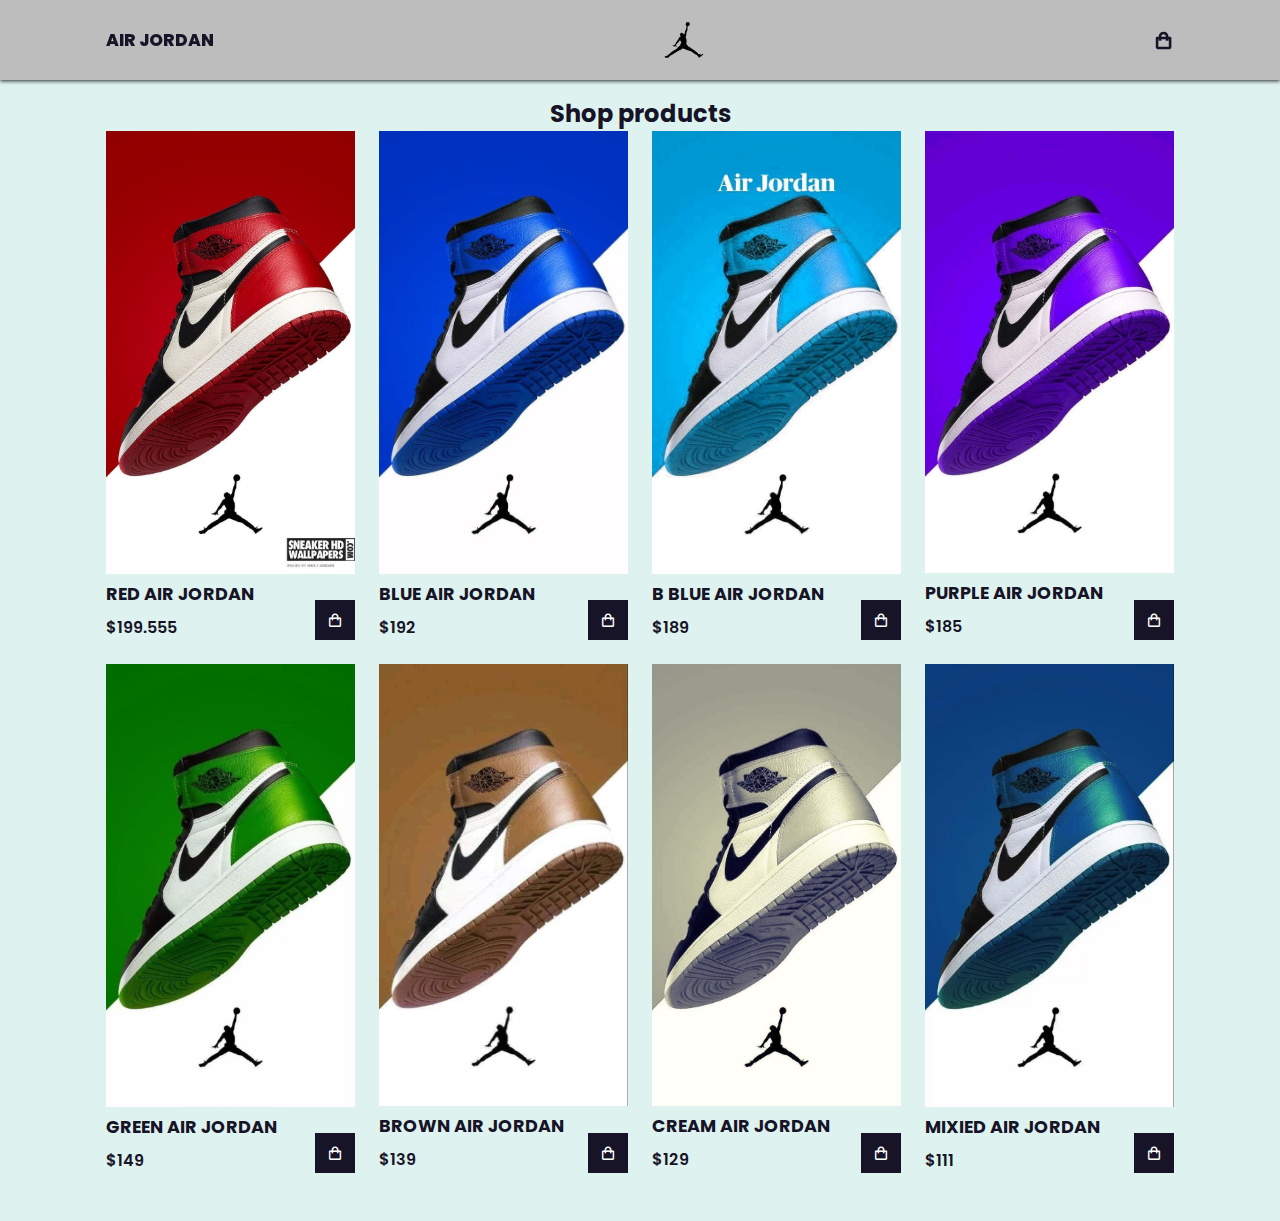
<file: AIR JORDAN STORE/index.html>
<!DOCTYPE html>
<html lang="en">
<head>
    <meta charset="UTF-8">
    <meta name="viewport" content="width=device-width, initial-scale=1.0">
    <link rel="stylesheet" href="style.css">
    <title>AIR JORDAN STORE</title>
    <link href='https://unpkg.com/boxicons@2.1.4/css/boxicons.min.css' rel='stylesheet'>
</head>
<body>
    <!--Header-->
    <header>
        <!--Nav-->
        <div class="nav container">
            <a href="#" class="air">AIR JORDAN</a>
            <img src="logo1.png" alt="">
            <!--cart-->
            <i class='bx bx-shopping-bag' id="cart-icon" ></i>
            <div class="cart">
                <h2 class="cart-title">Your Cart</h2>
                <div class="cart-content">
                    
                </div>
                <div class="total">
                    <div class="total-title">Total</div>
                    <div class="total-price">0$</div>
                </div>
                <!-- buy button-->
                <button type="button" class="btn-buy">Buy Now</button>
                <!--cart close-->
                <i class='bx bx-x' id="close-cart" ></i>
            </div>
        </div>
    </header>
    <section class="shop container">
        <h2 class="section-title">Shop products</h2>
        <div class="shop-content">
            <div class="product-box">
                <img src="red.jpeg" alt="" class="product_img">
                <h2 class="product-title">RED AIR JORDAN</h2>
                <span class="price">$199.555</span>
                <i class='bx bx-shopping-bag add-cart' ></i>
            </div>
            <div class="product-box">
                <img src="blue.png" alt="" class="product_img">
                <h2 class="product-title">BLUE AIR JORDAN</h2>
                <span class="price">$192</span>
                <i class='bx bx-shopping-bag add-cart' ></i>
            </div>
            <div class="product-box">
                <img src="baby blue.jpeg" alt="" class="product_img">
                <h2 class="product-title">B BLUE AIR JORDAN</h2>
                <span class="price">$189</span>
                <i class='bx bx-shopping-bag add-cart' ></i>
            </div>
            <div class="product-box">
                <img src="purple.jpeg" alt="" class="product_img">
                <h2 class="product-title">PURPLE AIR JORDAN</h2>
                <span class="price">$185</span>
                <i class='bx bx-shopping-bag add-cart' ></i>
            </div>
            <div class="product-box">
                <img src="green.jpeg" alt="" class="product_img">
                <h2 class="product-title">GREEN AIR JORDAN</h2>
                <span class="price">$149</span>
                <i class='bx bx-shopping-bag add-cart' ></i>
            </div>
            <div class="product-box">
                <img src="brown.jpeg" alt="" class="product_img">
                <h2 class="product-title">BROWN AIR JORDAN</h2>
                <span class="price">$139</span>
                <i class='bx bx-shopping-bag add-cart' ></i>
            </div>
            <div class="product-box">
                <img src="cream.jpeg" alt="" class="product_img">
                <h2 class="product-title">CREAM AIR JORDAN</h2>
                <span class="price">$129</span>
                <i class='bx bx-shopping-bag add-cart' ></i>
            </div>
            <div class="product-box">
                <img src="mixied.jpeg" alt="" class="product_img">
                <h2 class="product-title">MIXIED AIR JORDAN</h2>
                <span class="price">$111</span>
                <i class='bx bx-shopping-bag add-cart' ></i>
            </div>
        </div>
    </section>
    
    <script src="script.js"></script>
</body>
</html>
</file>
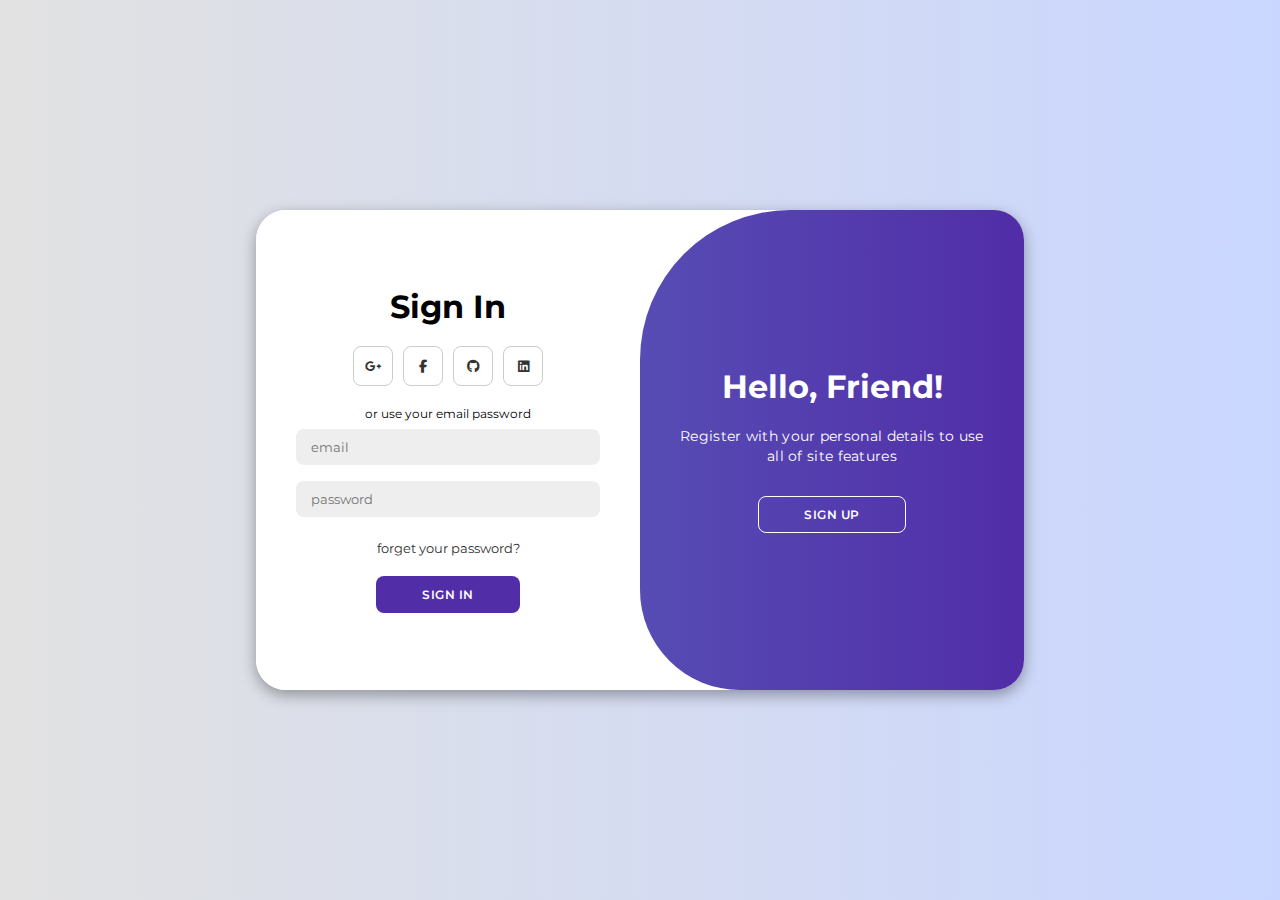
<file: login/index.html>
<!DOCTYPE html>
<html lang="en">
<head>
    <meta charset="UTF-8">
    <meta name="viewport" content="width=device-width, initial-scale=1.0">
    <link rel="stylesheet" href="https://cdnjs.cloudflare.com/ajax/libs/font-awesome/6.6.0/css/all.min.css">
    <link rel="stylesheet" href="style.css">
    <title>Modern Login page</title>
</head>
<body>
    <div class="container" id="container">
        <div class="form-container sign-up">
            <form>
                <h1>Create Account</h1>
                <div class="social-icons">
                    <a href="#" class="icon"><i 
                    class="fa-brands
                    fa-google-plus-g"></i></a>
                    <a href="#" class="icon"><i 
                    class="fa-brands
                    fa-facebook-f"></i></a>
                    <a href="#" class="icon"><i 
                    class="fa-brands
                    fa-github"></i></a>
                    <a href="#" class="icon"><i 
                    class="fa-brands
                    fa-linkedin"></i></a>
                </div>
                <span>or use your email for registeration</span>
                <input type="text" placeholder="Name">
                <input type="email" placeholder="email">
                <input type="password" placeholder="password">
                <button>Sign Up</button>
            </form>
        </div>
        <div class="form-container sign-in">
            <form>
                <h1>Sign In</h1>
                <div class="social-icons">
                    <a href="google" class="icon"><i 
                    class="fa-brands
                    fa-google-plus-g"></i></a>
                    <a href="#" class="icon"><i 
                    class="fa-brands
                    fa-facebook-f"></i></a>
                    <a href="#" class="icon"><i 
                    class="fa-brands
                    fa-github"></i></a>
                    <a href="#" class="icon"><i 
                    class="fa-brands
                    fa-linkedin"></i></a>
                </div>
                <span>or use your email password</span>
                <input type="email" placeholder="email">
                <input type="password" placeholder="password">
                <a href="#">forget your password?</a>
                <button>Sign In</button>
            </form>
        </div>
        <div class="toggle-container">
            <div class="toggle">
                <div class="toggle-panel toggle-left">
                  <h1>Welcome Back!</h1>
                  <p>Enter your personal details to use all of site features</p>
                  <button class="hidden" id="login">Sign In</button>  
                </div>
                <div class="toggle-panel toggle-right">
                    <h1>Hello, Friend!</h1>
                    <p>Register with your personal details to use all of site features</p>
                    <button class="hidden" id="register">Sign up</button>  
                </div>
            </div>
        </div>   
    </div>
      


    <script src="script.js"></script>
</body>
</html>
</file>
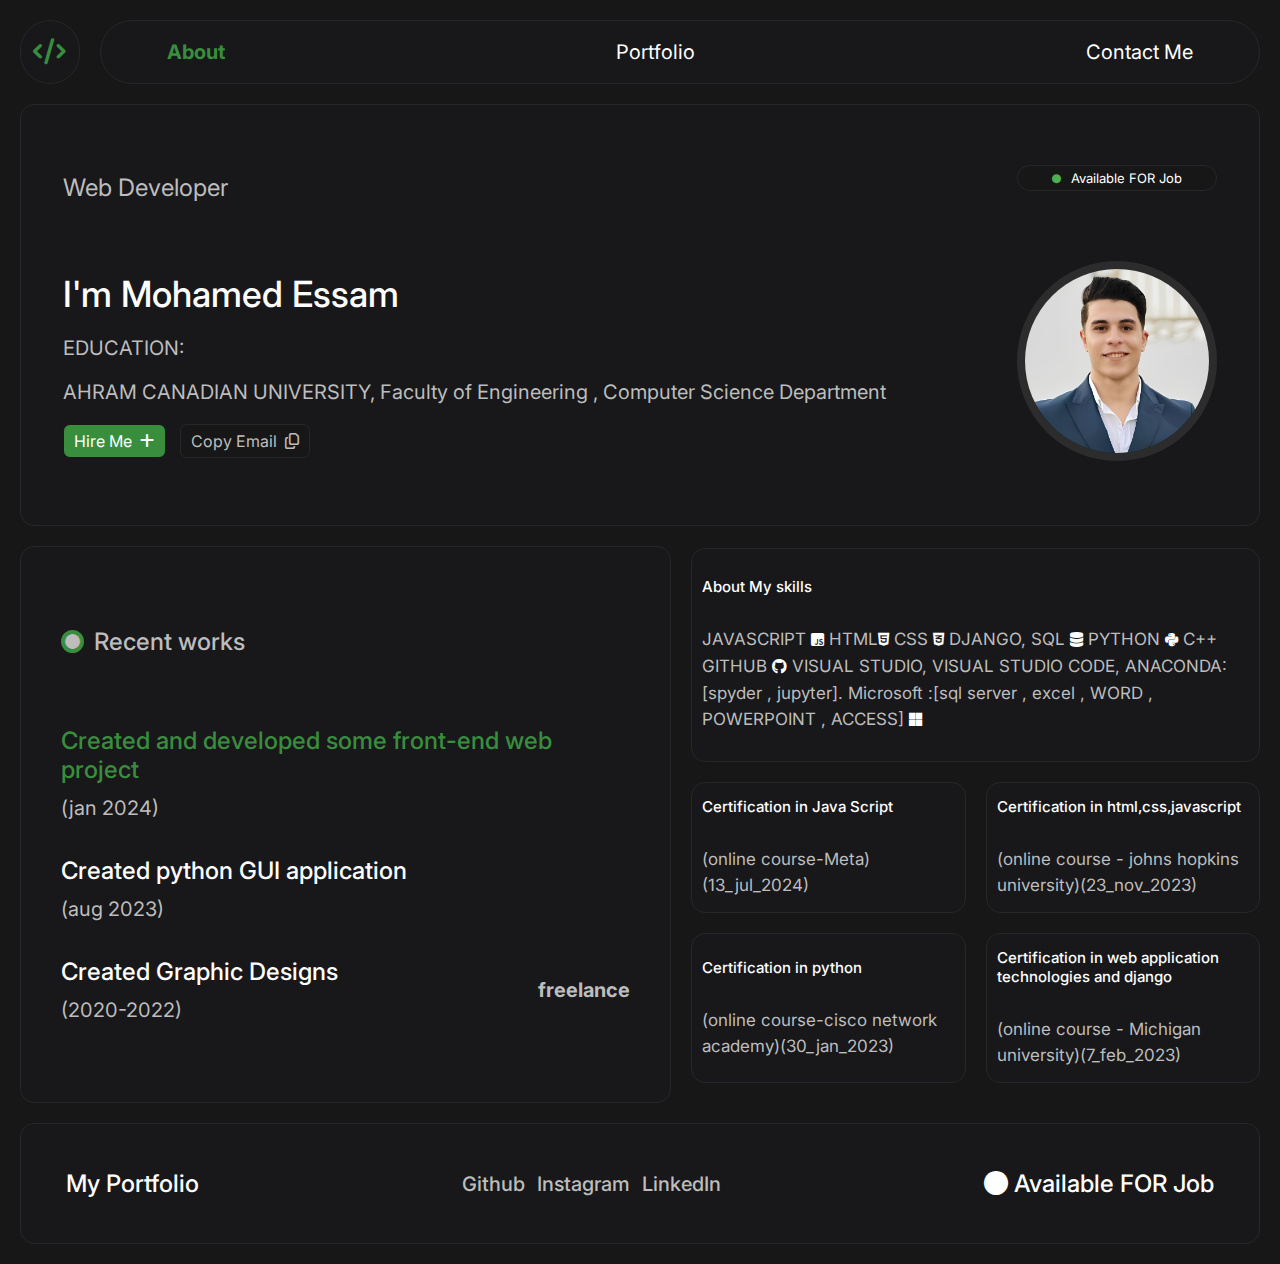
<file: portfolio/index.html>
<!DOCTYPE html>
<html lang="en">
<head>
    <meta charset="UTF-8">
    <meta name="viewport" content="width=device-width, initial-scale=1.0">
    <link rel="stylesheet" href="https://cdnjs.cloudflare.com/ajax/libs/font-awesome/6.6.0/css/all.min.css">
    <link rel="stylesheet" href="style.css">
    <title>moo portfolio</title>
</head>
<body>

    <nav>
        <div class="logo">
            <i class="fa-solid fa-code"></i>
        </div>
        <div class="links">
            <a href="#" class="active">About</a>
            <a href="#" >Portfolio</a>
            <a href="#" >Contact Me</a>
        </div>
    </nav>
    <div class="about">
        <div class="left">
            <h3>Web Developer</h3>
            <div class="info">
                <h2>I'm Mohamed Essam</h2>
                <p>EDUCATION:</p>
                <p>AHRAM CANADIAN UNIVERSITY, Faculty of Engineering ,
                    Computer Science Department
                     
                    </p>
                <div class="buttons">
                    <button class="hire">Hire Me
                        <i class="fa-solid fa-plus"></i>
                    </button>
                    <button class="copy">Copy Email
                        <i class="fa-regular fa-copy"></i>
                    </button>
                </div>
            </div>
        </div>
        <div class="right">
            <a href="#" class="online">
                <i class="fa-solid fa-circle"></i>
                Available FOR Job</a>
                <img src="MOOO.png" >
        </div>
    </div>
    <div class="works">
        <div class="left">
            <h3><i class="fa-solid fa-circle"></i>Recent works</h3>
            <div class="works-list">
                <div class="item">
                    <div class="work-info">
                        <h5 class="active">Created and developed some front-end web project</h5>
                        <p>(jan 2024)</p>
                    </div>
                    
                </div>
                <div class="item">
                    <div class="work-info">
                        <h5>Created python GUI application</h5>
                        <p>(aug 2023)</p>
                    </div>
                    
                </div>
                <div class="item">
                    <div class="work-info">
                        <h5>Created Graphic Designs</h5>
                        <p>(2020-2022)</p>
                    </div>
                    <h4>freelance</h4q>
                </div>
            </div>
        </div>
        <div class="right">
            <div class="item">
                <a href="#">About My skills</a>
                <p>JAVASCRIPT <a href="#" class="js"><i class="fa-brands fa-square-js"></i></a> 
                    HTML<a href="h"><i class="fa-brands fa-html5"></i></a>
                    CSS <a href="h"><i class="fa-brands fa-css3-alt"></i></a>
                    DJANGO,
                    SQL <a href="data"><i class="fa-solid fa-database"></i></a>
                    PYTHON <a href="py"><i class="fa-brands fa-python"></i></a>
                    C++ 
                    GITHUB <a href="git"><i class="fa-brands fa-github"></i></a>
                    VISUAL STUDIO,
                    VISUAL STUDIO CODE,
                    ANACONDA:[spyder , jupyter].
                    Microsoft :[sql server , excel , WORD , POWERPOINT , ACCESS] <a href="micro"><i class="fa-brands fa-microsoft"></i></a>
                    </p>
            </div>
            <div class="item">
                <a href="https://www.coursera.org/account/accomplishments/verify/GYY9DTGB3CQ2">Certification in Java Script</a>
                <p>(online course-Meta)(13_jul_2024)</p>
            </div>
            <div class="item">
                <a href="https://www.coursera.org/account/accomplishments/verify/QDVQSWB2H5F8">Certification in html,css,javascript</a>
                <p>(online course - johns hopkins university)(23_nov_2023)</p>
            </div>
            <div class="item">
                <a href="http://127.0.0.1:3002/d:/projects/proo/index.html">Certification in python</a>
                <p>(online course-cisco network academy)(30_jan_2023)</p>
            </div>
            <div class="item">
                <a href="https://www.coursera.org/account/accomplishments/verify/L255MYDTS3FA">Certification in web application technologies and django </a>
                <p>(online course - Michigan university)(7_feb_2023)</p>
            </div>
        </div>
    </div>
    <footer>
        <a href="#">My Portfolio</a>
        <div class="socials">
            <a href="https://github.com/dashboard ">Github</a>
            <a href="#">Instagram</a>
            <a href="#">LinkedIn</a>
        </div>
        <a href="#" class="online">
            <i class="fa-solid fa-circle"></i>
            Available FOR Job</a>
    </footer>
    
</body>
</html>
</file>
<file: AIR JORDAN STORE/style.css>
@import url('https://fonts.googleapis.com/css2?family=Poppins:ital,wght@0,100;0,200;0,300;0,400;0,500;0,600;0,700;0,800;0,900;1,100;1,200;1,300;1,400;1,500;1,600;1,700;1,800;1,900&display=swap');

*{
    font-family: "Poppins", sans-serif;
    margin: 0;
    padding: 0;
    scroll-padding-top: 32px;
    scroll-behavior: smooth;
    box-sizing: border-box;
    list-style: none;
    text-decoration: none;
}

:root{
    --main-color:#fd4646;
    --text-color:#171427;
    --bg-color:#fff;
}
img{
    width: 100%;
}

body{
    background-color: #def3ef;
    color: var(--text-color);
}

.container{
    max-width: 1068px;
    margin: auto;
    width: 100%;

}

header{
    position: fixed;
    top: 0;
    left: 0;
    width: 100%;
    background-color: #bdbdbd;
    box-shadow: 0 1px 4px hsl(0, 4%,15%);
    z-index: 100;
}
header img{
    width:40px;
    height: 40px;
}
.nav{
    display: flex;
    align-items: center;
    justify-content: space-between;
    padding: 20px 0;
    
}


.air{
    font-size: 17px;
    color: var(--text-color);
    font-weight: 800;
}
#cart-icon{
    font-size: 20px;
    font-weight: 800;
    cursor: pointer;
}
.cart{
    position: fixed;
    top:0;
    right: -100%;
    width: 360px;
    min-height: 100vh;
    padding: 20px;
    background: var(--bg-color);
    box-shadow: -2px 0 4px hsl(0 4% 15% / 10%);
    transition: 0.3s;
}
.cart.active{
    right: 0;

}

.cart-title{
    text-align: center;
    font-size: 1.5rem;
    font-weight: 700;
    margin-top: 2rem;
}

.cart-box{
    display: grid;
    grid-template-columns: 32% 50% 18%;
    align-items:  center;
    gap: 1rem;
    margin-top: 1rem;
}
.cart-img{
    width: 100px;
    height: 100px;
    padding-left: 10px;
    object-fit: contain;
}
.detail-box{
    display: grid;
    row-gap: 0.5rem;
}

.cart-product-title{
    font-size: 1rem;
    font-weight: 500;
    text-transform: uppercase;
}

.cart-price{
    font-size: 1rem;
    font-weight: 500;
}
.cart-quantity{
    border:  2px solid var(--text-color);
    border-radius: 9px;
    outline-color: var(--main-color);
    width: 2.4rem;
    text-align: center;
    font-size: 1rem;
}

.cart-remove{
    font-size: 24px;
    color: var(--main-color);
    cursor: pointer;

}
.cart-remove:hover{
    font-size: 30px;
    transition: 0.2s;
}

.total{
    display: flex;
    justify-content: flex-end;
    margin-top: 1.5rem;
    border-top: 1px solid var(--text-color);

}

.total-title{
    font-size: 1rem;
    font-weight: 600;
}

.total-price{
    margin-left: 0.5rem;
}
section{ 
    padding: 4rem 0 3rem;
}

.btn-buy{
    
    display: flex;
    margin: 1.5rem auto 0 auto ;
    padding: 12px 20px;
    border: 3px solid var(--text-color);
    border-radius: 5px;
    background: var(--main-color);
    color: var(--bg-color);
    font-size: 1rem;
    font-weight: 600;
    cursor: pointer;
}
.btn-buy:hover{
    background: var(--text-color);
    border: 3px solid var(--main-color);
    border-radius: 8px;
    transition: 0.2s;
}

#close-cart{
    position:absolute;
    top: 1rem;
    right: 0.8rem;
    font-size: 2rem;
    color: var(--text-color);
    cursor: pointer;
}
.section-title{
    font-size: 1.5rem;
    font-weight: 700;
    text-align: center;
    margin: bottom 1.5rem;
}

.shop{
    margin-top: 2rem;
}
.shop-content{
    display: grid;
    grid-template-columns:repeat(auto-fit,minmax(220px,auto));
    gap: 1.5rem;
    
}
.product-box{
    position: relative;
}

.product-box:hover{
    padding: 10px;
    border: 1px solid var(--text-color);
    transition: 0.3s;
}
.product-img{
    
    width: 100%;
    height: auto;
    margin-bottom:0.5rem ;
    
}
.product-title{
    font-size: 1.1rem;
    font-weight: 700;
    text-transform: uppercase;
    margin-bottom: 0.5rem;
}
.price{
    font-weight: 600;

}

.add-cart{
    position: absolute;
    right: 0;
    bottom: 0;
    align-items: end;
    justify-content: end;
    background: var(--text-color);
    color: var(--bg-color);
    padding: 10px;
    border: 2px solid #171427;
    
    cursor: pointer;


}
.add-cart:hover{
    background: hsl(180, 14%, 73%);
}

/* Making Responsive*/
@media (max-width:1080px ){
    .nav {
        padding: 15px;
    }
    section {
        padding:3rem 0 2rem ;
       
    }
    .container{
        margin: 0 auto;
        width: 90%;
    }
    .shop {
        margin-top: 2rem !important;
    }
}

@media (max-width:480px ){
    .nav {
        padding: 11px;
    }
    .logo {
        padding:1rem ;
       
    }
    .cart{
        width: 320px;
    }

}

@media (max-width:360px ){
    .shop {
        margin-top: 1rem !important;
    }
    .cart{
        width: 280px;
    }

}
</file>
<file: login/style.css>
@import url('https://fonts.googleapis.com/css2?family=Montserrat:wght@300;400;500;600;700&display=swap');

*{
    margin: 0;
    padding: 0;
    box-sizing: border-box;
    font-family: 'Montserrat', sans-serif;
}

body{
    background-color: #c9d6ff;
    background: linear-gradient(to right, #e2e2e2, #c9d6ff);
    display: flex;
    align-items: center;
    justify-content: center;
    flex-direction: column;
    height: 100vh;
}

.container{
    background-color: #fff;
    border-radius: 30px;
    box-shadow: 0 5px 15px rgba(0, 0, 0, 0.35);
    position: relative;
    overflow: hidden;
    width: 768px;
    max-width: 100%;
    min-height: 480px;
}

.container p{
    font-size: 14px;
    line-height: 20px;
    letter-spacing: 0.3px;
    margin: 20px 0;
}

.container span{
    font-size: 12px;
}

.container a{
    color: #333;
    font-size: 13px;
    text-decoration: none;
    margin: 15px 0 10px;
}

.container button{
    background-color: #512da8;
    color: #fff;
    font-size: 12px;
    padding: 10px 45px;
    border: 1px solid transparent;
    border-radius: 8px;
    font-weight: 600;
    letter-spacing: 0.5px;
    text-transform: uppercase;
    margin-top: 10px;
    cursor: pointer;
}

.container button.hidden{
    background-color: transparent;
    border-color: #fff;
}

.container form{
    background-color: #fff;
    display: flex;
    align-items: center;
    justify-content: center;
    flex-direction: column;
    padding: 0 40px;
    height: 100%;
}

.container input{
    background-color: #eee;
    border: none;
    margin: 8px 0;
    padding: 10px 15px;
    font-size: 13px;
    border-radius: 8px;
    width: 100%;
    outline: none;
}

.form-container{
    position: absolute;
    top: 0;
    height: 100%;
    transition: all 0.6s ease-in-out;
}

.sign-in{
    left: 0;
    width: 50%;
    z-index: 2;
}

.container.active .sign-in{
    transform: translateX(100%);
}

.sign-up{
    left: 0;
    width: 50%;
    opacity: 0;
    z-index: 1;
}

.container.active .sign-up{
    transform: translateX(100%);
    opacity: 1;
    z-index: 5;
    animation: move 0.6s;
}

@keyframes move{
    0%, 49.99%{
        opacity: 0;
        z-index: 1;
    }
    50%, 100%{
        opacity: 1;
        z-index: 5;
    }
}

.social-icons{
    margin: 20px 0;
}

.social-icons a{
    border: 1px solid #ccc;
    border-radius: 20%;
    display: inline-flex;
    justify-content: center;
    align-items: center;
    margin: 0 3px;
    width: 40px;
    height: 40px;
}

.toggle-container{
    position: absolute;
    top: 0;
    left: 50%;
    width: 50%;
    height: 100%;
    overflow: hidden;
    transition: all 0.6s ease-in-out;
    border-radius: 150px 0 0 100px;
    z-index: 1000;
}

.container.active .toggle-container{
    transform: translateX(-100%);
    border-radius: 0 150px 100px 0;
}

.toggle{
    background-color: #512da8;
    height: 100%;
    background: linear-gradient(to right, #5c6bc0, #512da8);
    color: #fff;
    position: relative;
    left: -100%;
    height: 100%;
    width: 200%;
    transform: translateX(0);
    transition: all 0.6s ease-in-out;
}

.container.active .toggle{
    transform: translateX(50%);
}

.toggle-panel{
    position: absolute;
    width: 50%;
    height: 100%;
    display: flex;
    align-items: center;
    justify-content: center;
    flex-direction: column;
    padding: 0 30px;
    text-align: center;
    top: 0;
    transform: translateX(0);
    transition: all 0.6s ease-in-out;
}

.toggle-left{
    transform: translateX(-200%);
}

.container.active .toggle-left{
    transform: translateX(0);
}

.toggle-right{
    right: 0;
    transform: translateX(0);
}

.container.active .toggle-right{
    transform: translateX(200%);
}
</file>
<file: portfolio/style.css>
@import url('https://fonts.googleapis.com/css2?family=Inter:wght@100..900&family=Montserrat:ital,wght@0,100..900;1,100..900&display=swap');


*{
    margin: 0;
    padding: 0;
    text-decoration: none;
    box-sizing: border-box;
    font-family: "Inter",sans-seif;
}

a{
    text-decoration: none;
    color: #fff;
    transition: all 0.3s ease;
}

a:hover{
    color: #388e3c  !important;
}

body{
    background: #171717;
    padding: 20px;
    animation: fadeInAnimation ease 2s;
}
nav{
    display: flex;
    gap: 20px;
}

nav .logo{
    height: 64px;
    width: 64px;
    background: #18181b;
    border: 1px solid #27272a;
    border-radius: 48px;
    display: flex;
    align-items: center;
    justify-content: center;
    
}

nav .logo i{
    font-size: 26px;
    color: #388e3c;
}
nav .links{
    height: 64px;
    display: flex;
    align-items: center;
    justify-content: space-between;
    width: 100%;
    padding:0 66px ;
    background: #18181b;
    border: 1px solid #27272a;
    border-radius: 48px;
}

nav .links a{
    font-size: 20px;
}

nav .links a.active{
    font-weight: bold;
    color: #388e3c;

}
.about{
    display: flex;
    align-items: center;
    justify-content: space-between;
    padding:  60px 42px;
    background: #18181b;
    border-radius: 14px;
    border: 1px solid #27272a;
    margin-top: 20px;
}

.about .left h3{
    color: #bdbdbd;
    font-size: 24px;
    font-weight: 400;

}
.about .left .info{
    margin-top: 70px;
    display: flex;
    flex-direction: column;
    gap: 20px;
}

.about .left h2{
    color: #fff;
    font-size: 36px;
    font-weight: 500;
}

.about .left p{
    color: #bdbdbd;
    font-size: 20px;
}

.about .left .info .buttons{
    display: flex;
    gap: 14px;
}

.about .left .info .buttons button{
    font-size: 16px;
    padding: 6px 10px;
    border-radius: 7px;
    display: flex;
    align-items: center;
    gap: 8px;
    cursor: pointer;
    transition: all 0.3s ease;
}

.about .left .info .buttons button.hire{
    color: #fff;
    background: #388e3c;
    border: 1px solid #171717;
}

.about .left .info .buttons button.hire:hover{
    background: #4caf50;
}

.about .left .info .buttons button.copy{
    color: #bdbdbd;
    border: 1px solid #27272a;
    background: #171717;
}

.about .left .info .buttons button.copy:hover{
    background: #000;
}

.about .right a.online{
    display: flex;
    align-items: center;
    justify-content: center;
    gap: 10px;
    background: #171717;
    border: 1px solid #27272a;
    border-radius: 14px;
    padding: 4px 15px;
    font-size: 13px;
}
.about .right a.online i{
    color: #4caf50;
    font-size: 9px;
}
.about .right img{
    width: 200px;
    height: 200px;
    border: 8px solid #2c2c2c;
    border-radius: 50%;
    object-fit: cover;
    margin-top: 70px;
}

.works{
    display: flex;
    gap: 20px;
    margin-top: 20px;
}

.works .left{
    flex: 1;
    background: #18181b;
    padding:  80px 40px;
    border:  1px solid #27272a ;
    border-radius: 14px;
}
.works .left h3{
    color: #bdbdbd;
    font-weight: 500;
    display: flex;
    align-items: center;
    gap: 10px;
    font-size: 24px;
    
}


.works .left h4{
    font-size: 20px;
    color: #bdbdbd;
}

.works .left h3 i{
    font-size: 15px;
    border: 4px solid #388e3c;
    border-radius: 50%;
}

.works .left .works-list{
    margin-top: 70px;
    display:flex;
    flex-direction: column;
    gap: 36px;
}

.works .left .works-list .item{
    display: flex;
    align-items: center;
    justify-content: space-between;
}

.works .right{
    flex: 1;
}

.works .left .works-list .item .work-info h5{
    color: #fff;
    font-size: 24px;
    font-weight: 500;
}
.works .left .works-list .item .work-info h5:hover{
    color: #4caf50;
    transition: all 0.4s ease;

}
.works .left .works-list .item .work-info h5.active{
    color: #388e3c;
}

.works .left .works-list .item .work-info p{
    margin-top: 12px;
    color: #bdbdbd;
    font-size: 20px;
}
.works .left .works-list .item >p{
    font-size: 20px;
    color: #bdbdbd;
}
.works .right{
    flex: 1;
    display: grid;
    grid-template-columns: 1fr 1fr;
    grid-template-rows: 40% auto;
    gap: 20px;
    padding: 2px 0 20px;
    
}
.works .right .item:first-child{
    grid-column:span 2;
}
.right .item{
    display: flex;
    flex-direction: column;
    justify-content: center;
    background: #18181b;
    padding:  10px;
    border:  1px solid #27272a ;
    border-radius: 14px;
    gap: 30px;
    cursor: pointer;
    transition: all 0.3s ease;
}
.right .item:hover a{
    color: #388e3c;
}

 .right .item a{
    font-size: 15px;
    font-weight: 500;
}
.right .item > p{
    color: #bdbdbd;
    font-size: 17px;
    line-height:  26px;
}
.work .right .item:not(:first-child){
    gap: 14px;

}
.work .right .item:not(:first-child) a{
    font-size: 18px;
    
}
.work .right .item:not(:first-child) p{
    font-size: 15px;
    
}

footer{
    margin-top: 20px;
    display: flex;
    align-items: center;
    justify-content: space-between;
    background:#18181b;
    border: 1px solid #27272a;
    padding: 45px;
    border-radius: 14px;

}

footer > a{
    font-size: 24px;
    font-weight: 500;
}
footer .socials{
    display: flex;
    align-items: center;
    gap: 12px;
}
footer .socials a{
    font-size: 20px;
    font-weight: 500;
    color: #BDBDBD;
}

@keyframes fadeInAnimation {
    0% {
        opacity: 0;
    }
    100% {
        opacity: 1;
    }
}

@media screen and (max-width: 1220px) {
    
    .about{
        padding: 60px 30px;
    }

    .works{
        flex-direction: column;
    }

    .works .left,
    .works .right .item,
    footer{
        padding: 40px 30px;
    }

    .works .right{
        grid-template-rows: auto auto;
    }

}

@media screen and (max-width: 992px) {
    nav .links{
        padding: 0 40px;
    }

    footer > a{
        font-size: 20px;
    }

    footer .socials a{
        font-size: 16px;
    }

}

@media screen and (max-width: 768px) {
    
    nav .links a{
        font-size: 16px;
    }

    .about{
        flex-direction: column-reverse;
        gap: 20px;
        padding: 30px;
    }

    .about .left .info{
        margin-top: 30px;
    }

    .about .right img{
        margin-top: 20px;
    }



    footer a.online{
        display: none;
    }

}

@media screen and (max-width: 576px) {

    .about .left .info h2{
        font-size: 30px;
    }

    .about .left .info p,
    .works .left .works-list .item .work-info p,
    .works .left .works-list .item > p{
        font-size: 16px;
    }

    .about .left .info .buttons button{
        font-size: 14px;
    }

    .works .left .works-list{
        margin-top: 40px;
    }

    .works .left .works-list .item .work-info h5,
    .works .right .item a{
        font-size: 20px;
    }

    .works .right .item > p,
    .works .right .item:not(:first-child) a{
        font-size: 15px;
    }

    .works .right .item:not(:first-child) p{
        font-size: 13px;
    }

}
</file>
